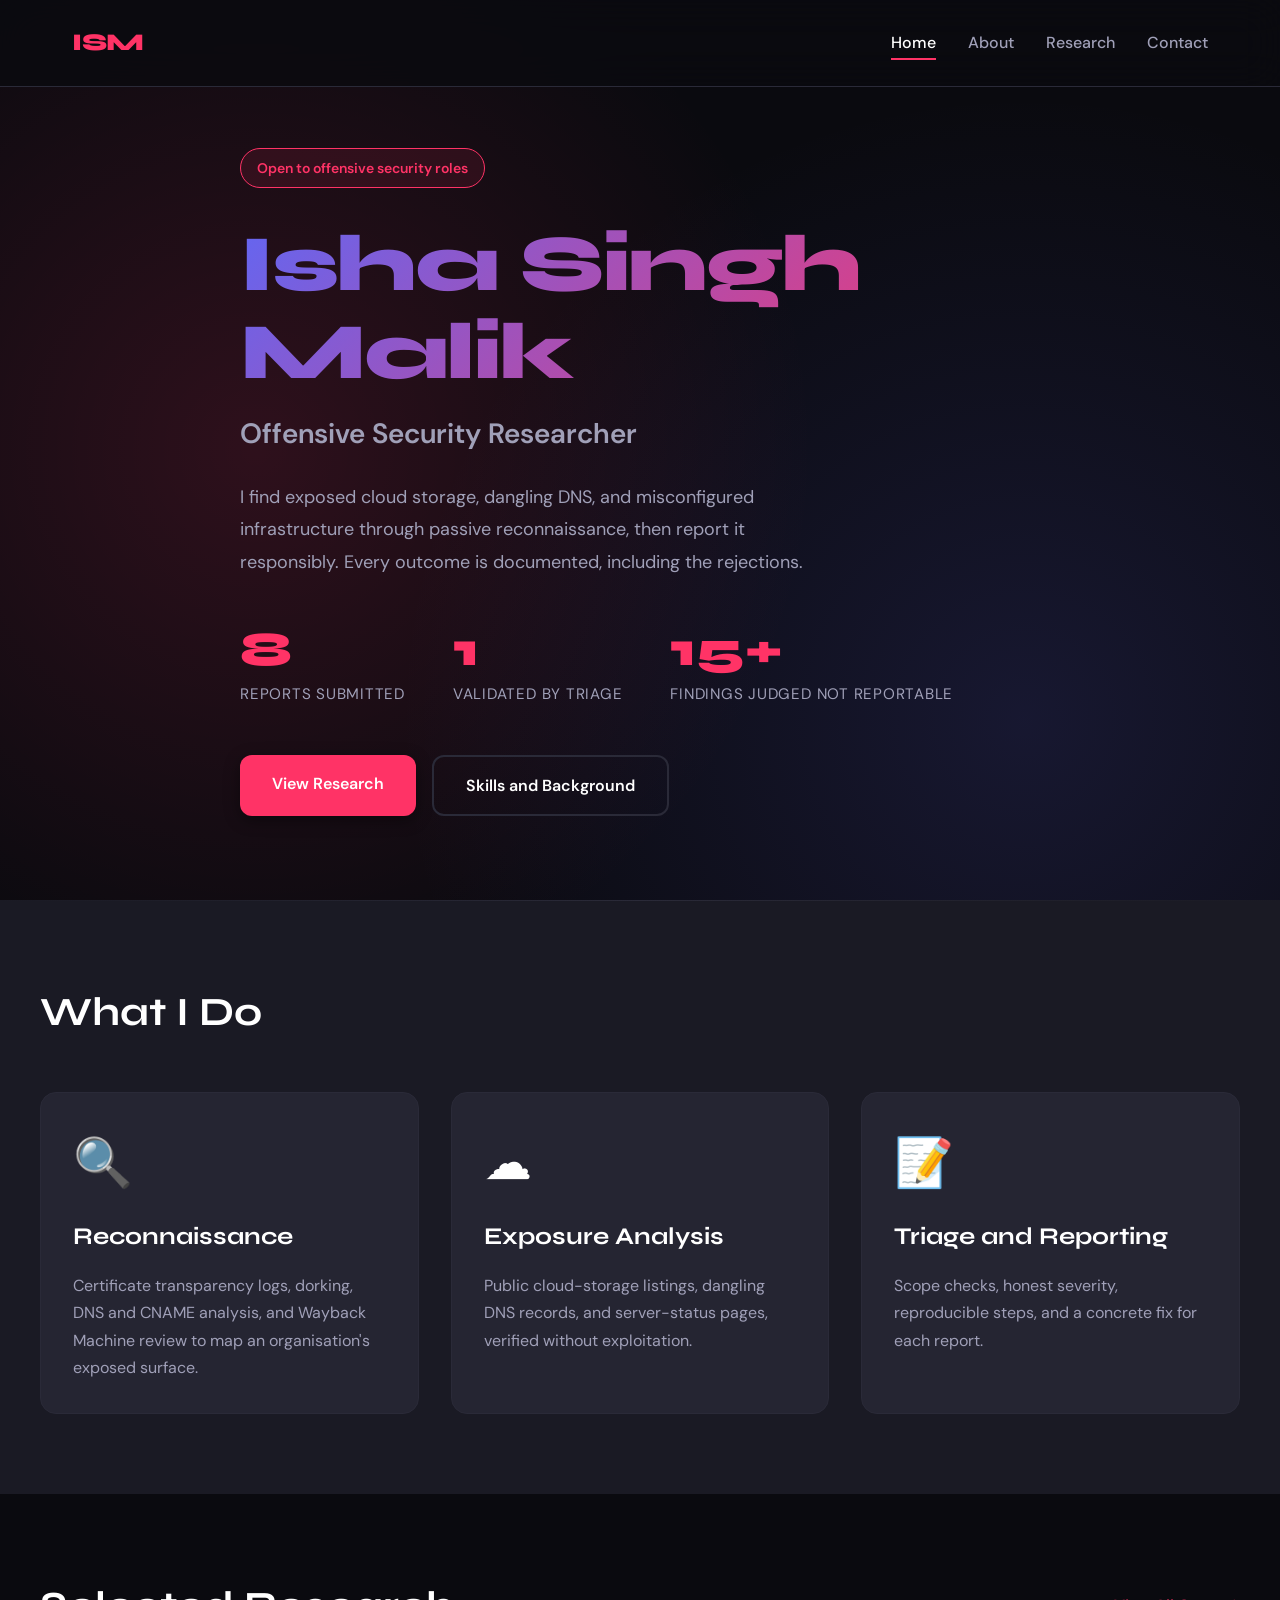
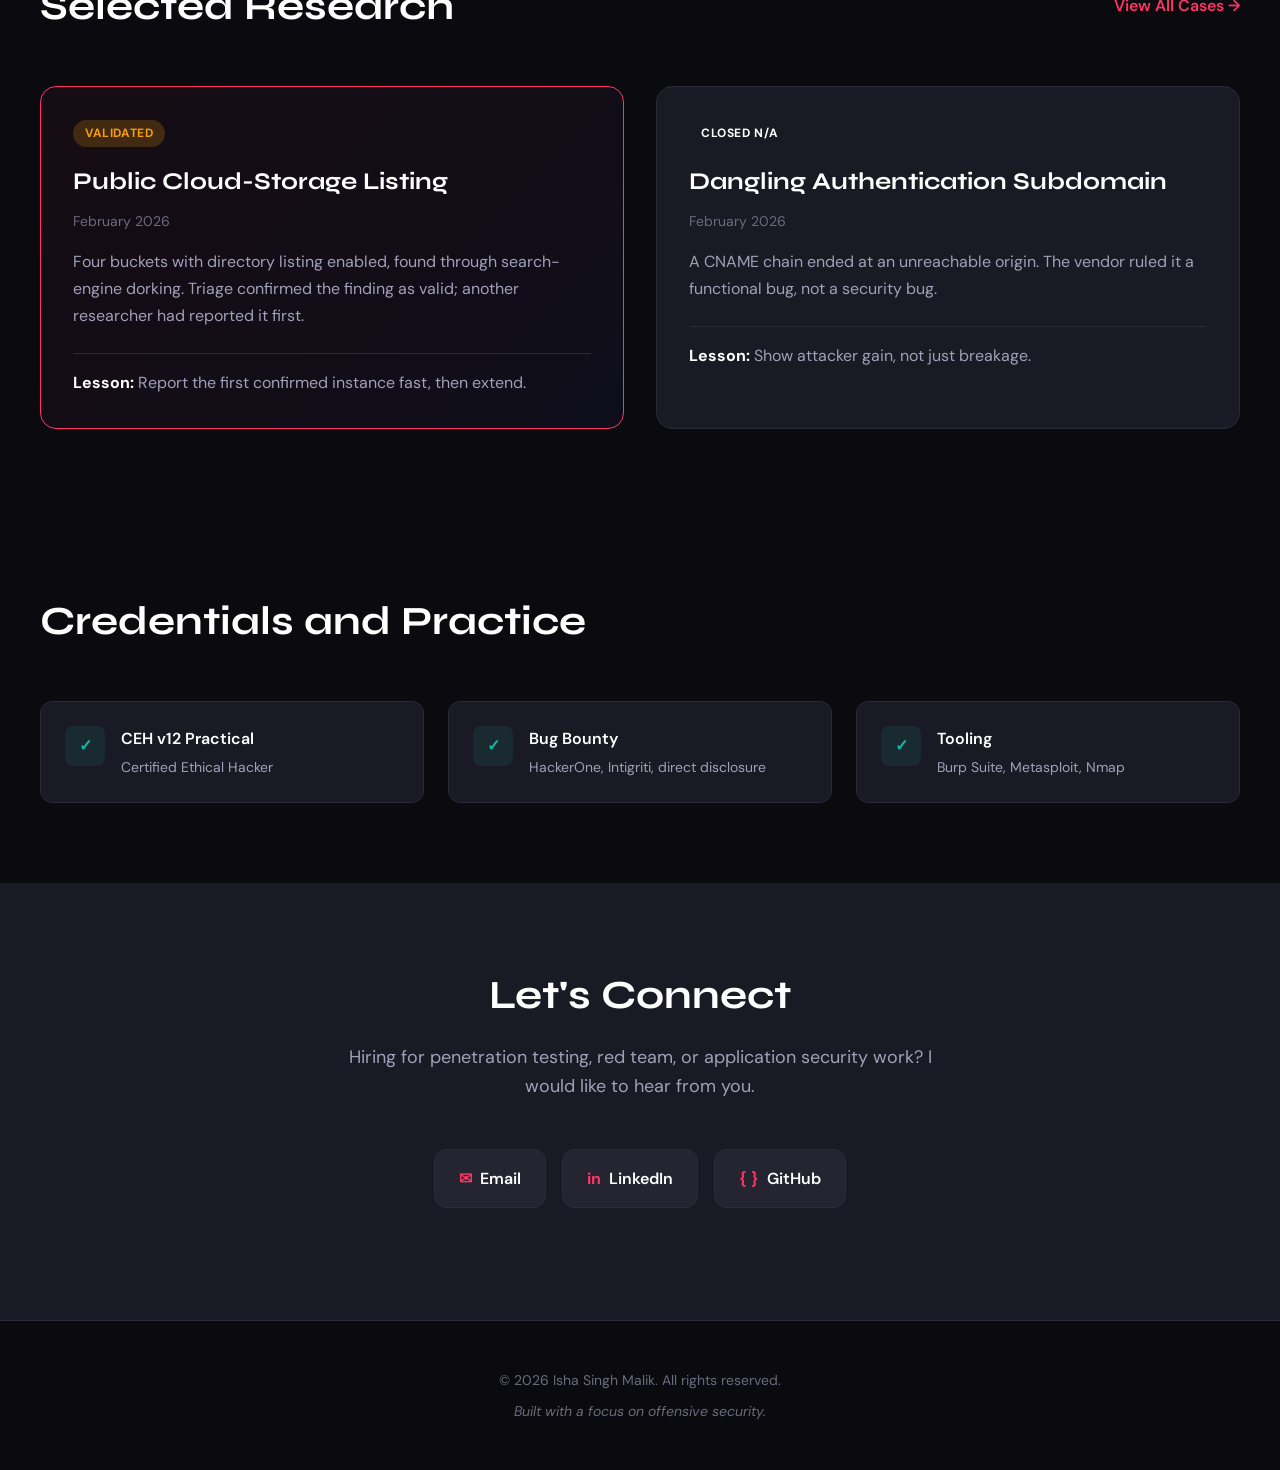
<file: index.html>
<!DOCTYPE html>
<html lang="en">
<head>
    <meta charset="UTF-8">
    <meta name="viewport" content="width=device-width, initial-scale=1.0">
    <title>Isha Singh Malik - Offensive Security Researcher</title>
    <link rel="stylesheet" href="style.css">
    <link rel="preconnect" href="https://fonts.googleapis.com">
    <link rel="preconnect" href="https://fonts.gstatic.com" crossorigin>
    <link href="https://fonts.googleapis.com/css2?family=Syne:wght@400;600;700;800&family=DM+Sans:wght@400;500;700&display=swap" rel="stylesheet">
</head>
<body>
    <!-- Navigation -->
    <nav class="nav">
        <div class="nav-container">
            <a href="index.html" class="nav-logo">ISM</a>
            <div class="nav-links">
                <a href="index.html" class="nav-link active">Home</a>
                <a href="about.html" class="nav-link">About</a>
                <a href="research.html" class="nav-link">Research</a>
                <a href="#contact" class="nav-link">Contact</a>
            </div>
        </div>
    </nav>

    <!-- Hero Section -->
    <section class="hero">
        <div class="hero-bg"></div>
        <div class="container hero-content">
            <div class="hero-badge">Open to offensive security roles</div>
            <h1 class="hero-title">
                <span class="hero-title-line">Isha Singh Malik</span>
            </h1>
            <p class="hero-subtitle">Offensive Security Researcher</p>
            <p class="hero-description">
                I find exposed cloud storage, dangling DNS, and misconfigured infrastructure through passive reconnaissance, then report it responsibly. Every outcome is documented, including the rejections.
            </p>
            <div class="hero-stats">
                <div class="stat"><div class="stat-number">8</div><div class="stat-label">Reports Submitted</div></div>
                <div class="stat"><div class="stat-number">1</div><div class="stat-label">Validated by Triage</div></div>
                <div class="stat"><div class="stat-number">15+</div><div class="stat-label">Findings Judged Not Reportable</div></div>
            </div>
            <div class="hero-cta">
                <a href="research.html" class="btn btn-primary">View Research</a>
                <a href="about.html" class="btn btn-secondary">Skills and Background</a>
            </div>
        </div>
    </section>

    <!-- Quick About -->
    <section class="quick-about">
        <div class="container">
            <div class="section-header"><h2 class="section-title">What I Do</h2></div>
            <div class="quick-about-grid">
                <div class="quick-about-card">
                    <div class="card-icon">🔍</div>
                    <h3>Reconnaissance</h3>
                    <p>Certificate transparency logs, dorking, DNS and CNAME analysis, and Wayback Machine review to map an organisation's exposed surface.</p>
                </div>
                <div class="quick-about-card">
                    <div class="card-icon">☁</div>
                    <h3>Exposure Analysis</h3>
                    <p>Public cloud-storage listings, dangling DNS records, and server-status pages, verified without exploitation.</p>
                </div>
                <div class="quick-about-card">
                    <div class="card-icon">📝</div>
                    <h3>Triage and Reporting</h3>
                    <p>Scope checks, honest severity, reproducible steps, and a concrete fix for each report.</p>
                </div>
            </div>
        </div>
    </section>

    <!-- Recent Research Highlight -->
    <section class="research-highlight">
        <div class="container">
            <div class="section-header">
                <h2 class="section-title">Selected Research</h2>
                <a href="research.html" class="section-link">View All Cases →</a>
            </div>
            <div class="research-cards">
                <div class="research-card featured">
                    <div class="research-tag high">Validated</div>
                    <h3>Public Cloud-Storage Listing</h3>
                    <p class="research-date">February 2026</p>
                    <p class="research-description">Four buckets with directory listing enabled, found through search-engine dorking. Triage confirmed the finding as valid; another researcher had reported it first.</p>
                    <div class="research-impact">
                        <span class="impact-label">Lesson:</span>
                        <span class="impact-text">Report the first confirmed instance fast, then extend.</span>
                    </div>
                </div>
                <div class="research-card">
                    <div class="research-tag">Closed N/A</div>
                    <h3>Dangling Authentication Subdomain</h3>
                    <p class="research-date">February 2026</p>
                    <p class="research-description">A CNAME chain ended at an unreachable origin. The vendor ruled it a functional bug, not a security bug.</p>
                    <div class="research-impact">
                        <span class="impact-label">Lesson:</span>
                        <span class="impact-text">Show attacker gain, not just breakage.</span>
                    </div>
                </div>
            </div>
        </div>
    </section>

    <!-- Credentials -->
    <section class="credentials">
        <div class="container">
            <div class="section-header"><h2 class="section-title">Credentials and Practice</h2></div>
            <div class="credentials-grid">
                <div class="credential-item"><div class="credential-icon">✓</div><div class="credential-content"><h4>CEH v12 Practical</h4><p>Certified Ethical Hacker</p></div></div>
                <div class="credential-item"><div class="credential-icon">✓</div><div class="credential-content"><h4>Bug Bounty</h4><p>HackerOne, Intigriti, direct disclosure</p></div></div>
                <div class="credential-item"><div class="credential-icon">✓</div><div class="credential-content"><h4>Tooling</h4><p>Burp Suite, Metasploit, Nmap</p></div></div>
            </div>
        </div>
    </section>

    <!-- Contact Section -->
    <section class="contact" id="contact">
        <div class="container">
            <div class="contact-content">
                <h2 class="contact-title">Let's Connect</h2>
                <p class="contact-description">Hiring for penetration testing, red team, or application security work? I would like to hear from you.</p>
                
                <!-- EDIT THIS: Add your actual contact details when ready -->
                <div class="contact-links">
                    <a href="mailto:ishamalik2427@gmail.com" class="contact-link" target="_blank">
                        <span class="contact-icon">✉</span>
                        <span>Email</span>
                    </a>
                    <a href="https://linkedin.com/in/ishasinghmalik/" class="contact-link" target="_blank">
                        <span class="contact-icon">in</span>
                        <span>LinkedIn</span>
                    </a>
                    <a href="https://github.com/isha-singhMalik" class="contact-link" target="_blank">
                        <span class="contact-icon">{ }</span>
                        <span>GitHub</span>
                    </a>
                </div>
            </div>
        </div>
    </section>

    <!-- Footer -->
    <footer class="footer">
        <div class="container">
            <p>&copy; 2026 Isha Singh Malik. All rights reserved.</p>
            <p class="footer-note">Built with a focus on offensive security.</p>
        </div>
    </footer>

    <script src="script.js"></script>
</body>
</html>
</file>
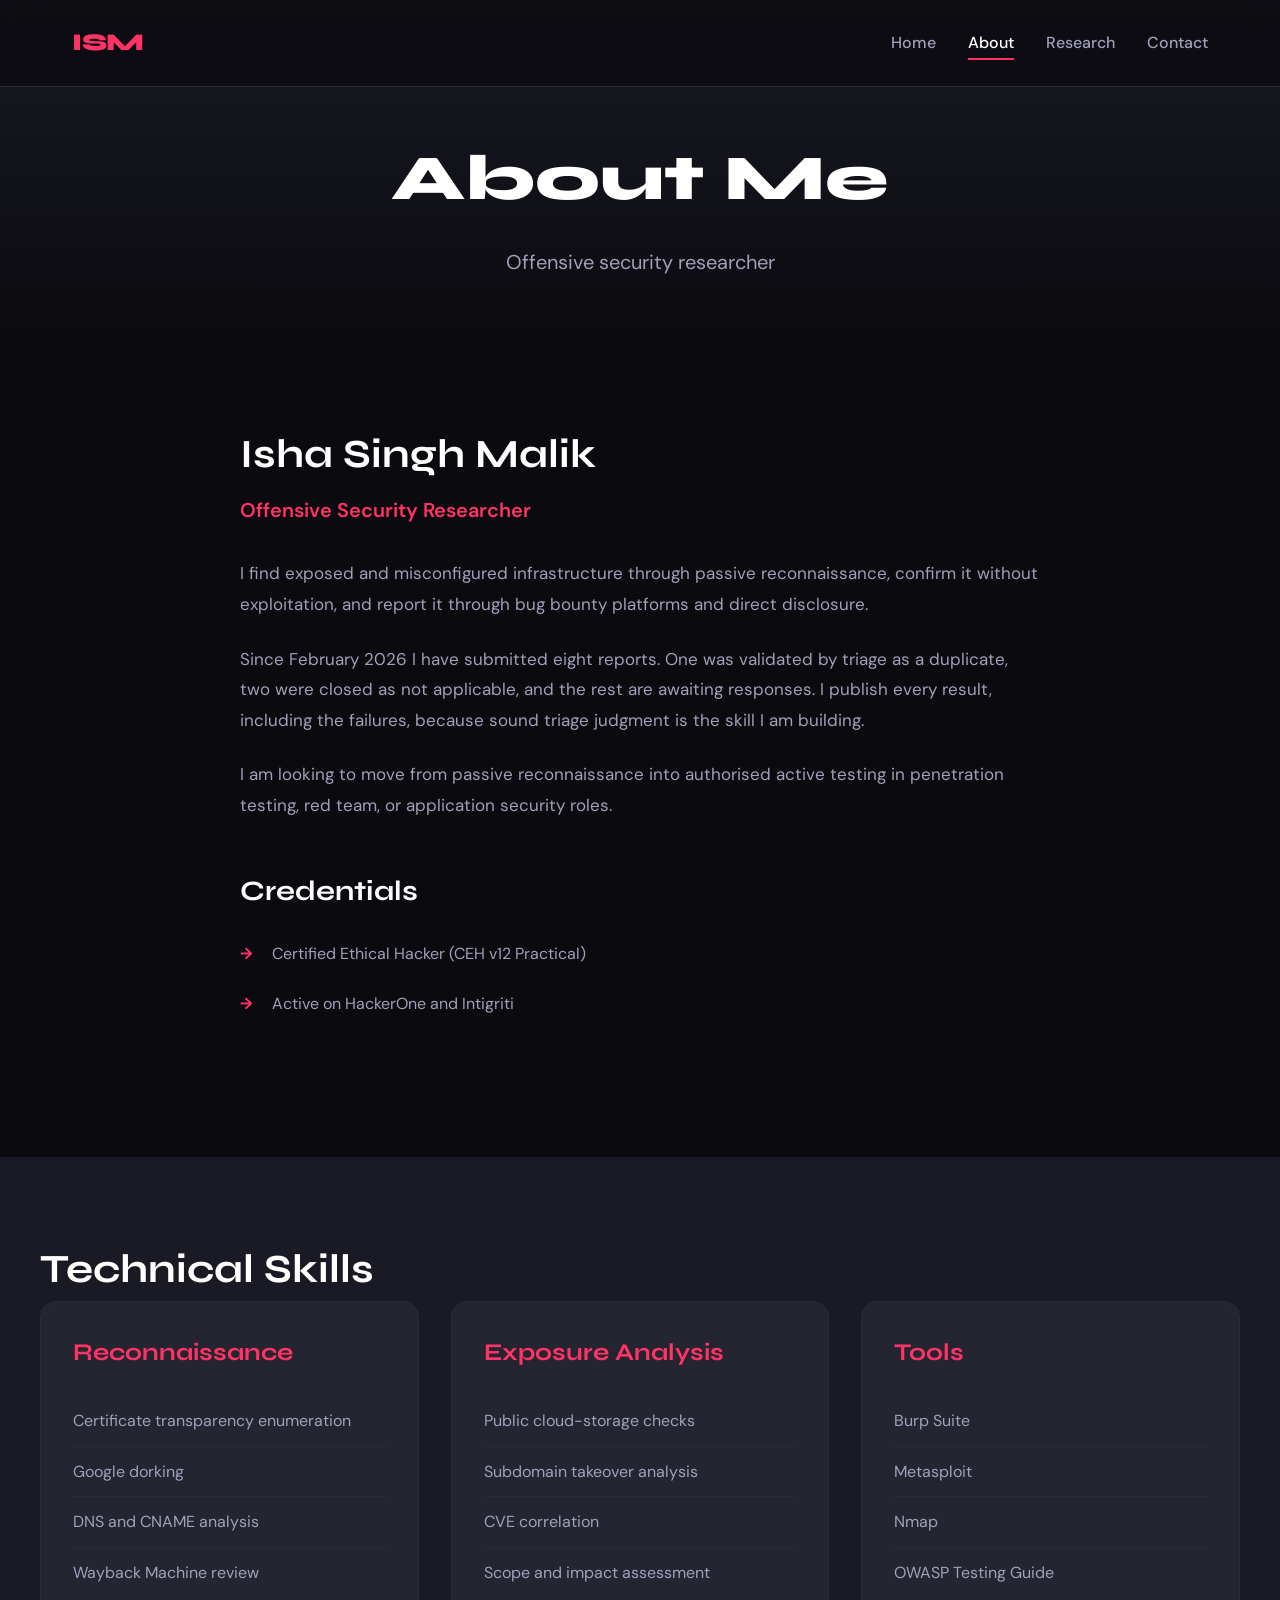
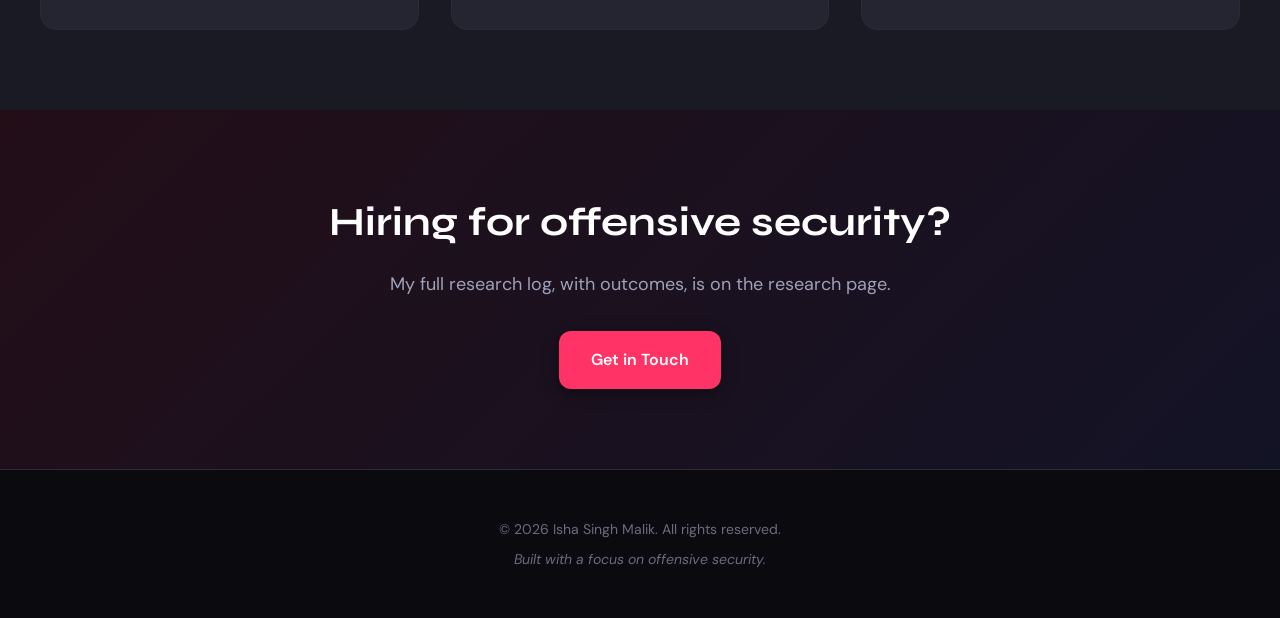
<file: about.html>
<!DOCTYPE html>
<html lang="en">
<head>
    <meta charset="UTF-8">
    <meta name="viewport" content="width=device-width, initial-scale=1.0">
    <title>About - Isha Singh Malik</title>
    <link rel="stylesheet" href="style.css">
    <link rel="preconnect" href="https://fonts.googleapis.com">
    <link rel="preconnect" href="https://fonts.gstatic.com" crossorigin>
    <link href="https://fonts.googleapis.com/css2?family=Syne:wght@400;600;700;800&family=DM+Sans:wght@400;500;700&display=swap" rel="stylesheet">
</head>
<body>
    <!-- Navigation -->
    <nav class="nav">
        <div class="nav-container">
            <a href="index.html" class="nav-logo">ISM</a>
            <div class="nav-links">
                <a href="index.html" class="nav-link">Home</a>
                <a href="about.html" class="nav-link active">About</a>
                <a href="research.html" class="nav-link">Research</a>
                <a href="index.html#contact" class="nav-link">Contact</a>
            </div>
        </div>
    </nav>

    <!-- About Hero -->
    <section class="page-hero">
        <div class="container">
            <h1 class="page-title">About Me</h1>
            <p class="page-subtitle">Offensive security researcher</p>
        </div>
    </section>

    <section class="about-content">
        <div class="container">
            <div class="about-main">
                <h2>Isha Singh Malik</h2>
                <h3 class="about-tagline">Offensive Security Researcher</h3>
                <div class="about-text">
                    <p>I find exposed and misconfigured infrastructure through passive reconnaissance, confirm it without exploitation, and report it through bug bounty platforms and direct disclosure.</p>
                    <p>Since February 2026 I have submitted eight reports. One was validated by triage as a duplicate, two were closed as not applicable, and the rest are awaiting responses. I publish every result, including the failures, because sound triage judgment is the skill I am building.</p>
                    <p>I am looking to move from passive reconnaissance into authorised active testing in penetration testing, red team, or application security roles.</p>
                </div>
                <div class="about-highlights">
                    <h3>Credentials</h3>
                    <ul class="about-list">
                        <li>Certified Ethical Hacker (CEH v12 Practical)</li>
                        <li>Active on HackerOne and Intigriti</li>
                    </ul>
                </div>
            </div>
        </div>
    </section>

    <section class="skills-section">
        <div class="container">
            <h2 class="section-title">Technical Skills</h2>
            <div class="skills-grid">
                <div class="skill-category"><h3>Reconnaissance</h3><ul>
                    <li>Certificate transparency enumeration</li><li>Google dorking</li><li>DNS and CNAME analysis</li><li>Wayback Machine review</li></ul></div>
                <div class="skill-category"><h3>Exposure Analysis</h3><ul>
                    <li>Public cloud-storage checks</li><li>Subdomain takeover analysis</li><li>CVE correlation</li><li>Scope and impact assessment</li></ul></div>
                <div class="skill-category"><h3>Tools</h3><ul>
                    <li>Burp Suite</li><li>Metasploit</li><li>Nmap</li><li>OWASP Testing Guide</li></ul></div>
            </div>
        </div>
    </section>

    <section class="cta-section">
        <div class="container">
            <div class="cta-content">
                <h2>Hiring for offensive security?</h2>
                <p>My full research log, with outcomes, is on the research page.</p>
                <a href="index.html#contact" class="btn btn-primary">Get in Touch</a>
            </div>
        </div>
    </section>

    <!-- Footer -->
    <footer class="footer">
        <div class="container">
            <p>&copy; 2026 Isha Singh Malik. All rights reserved.</p>
            <p class="footer-note">Built with a focus on offensive security.</p>
        </div>
    </footer>

    <script src="script.js"></script>
</body>
</html>
</file>
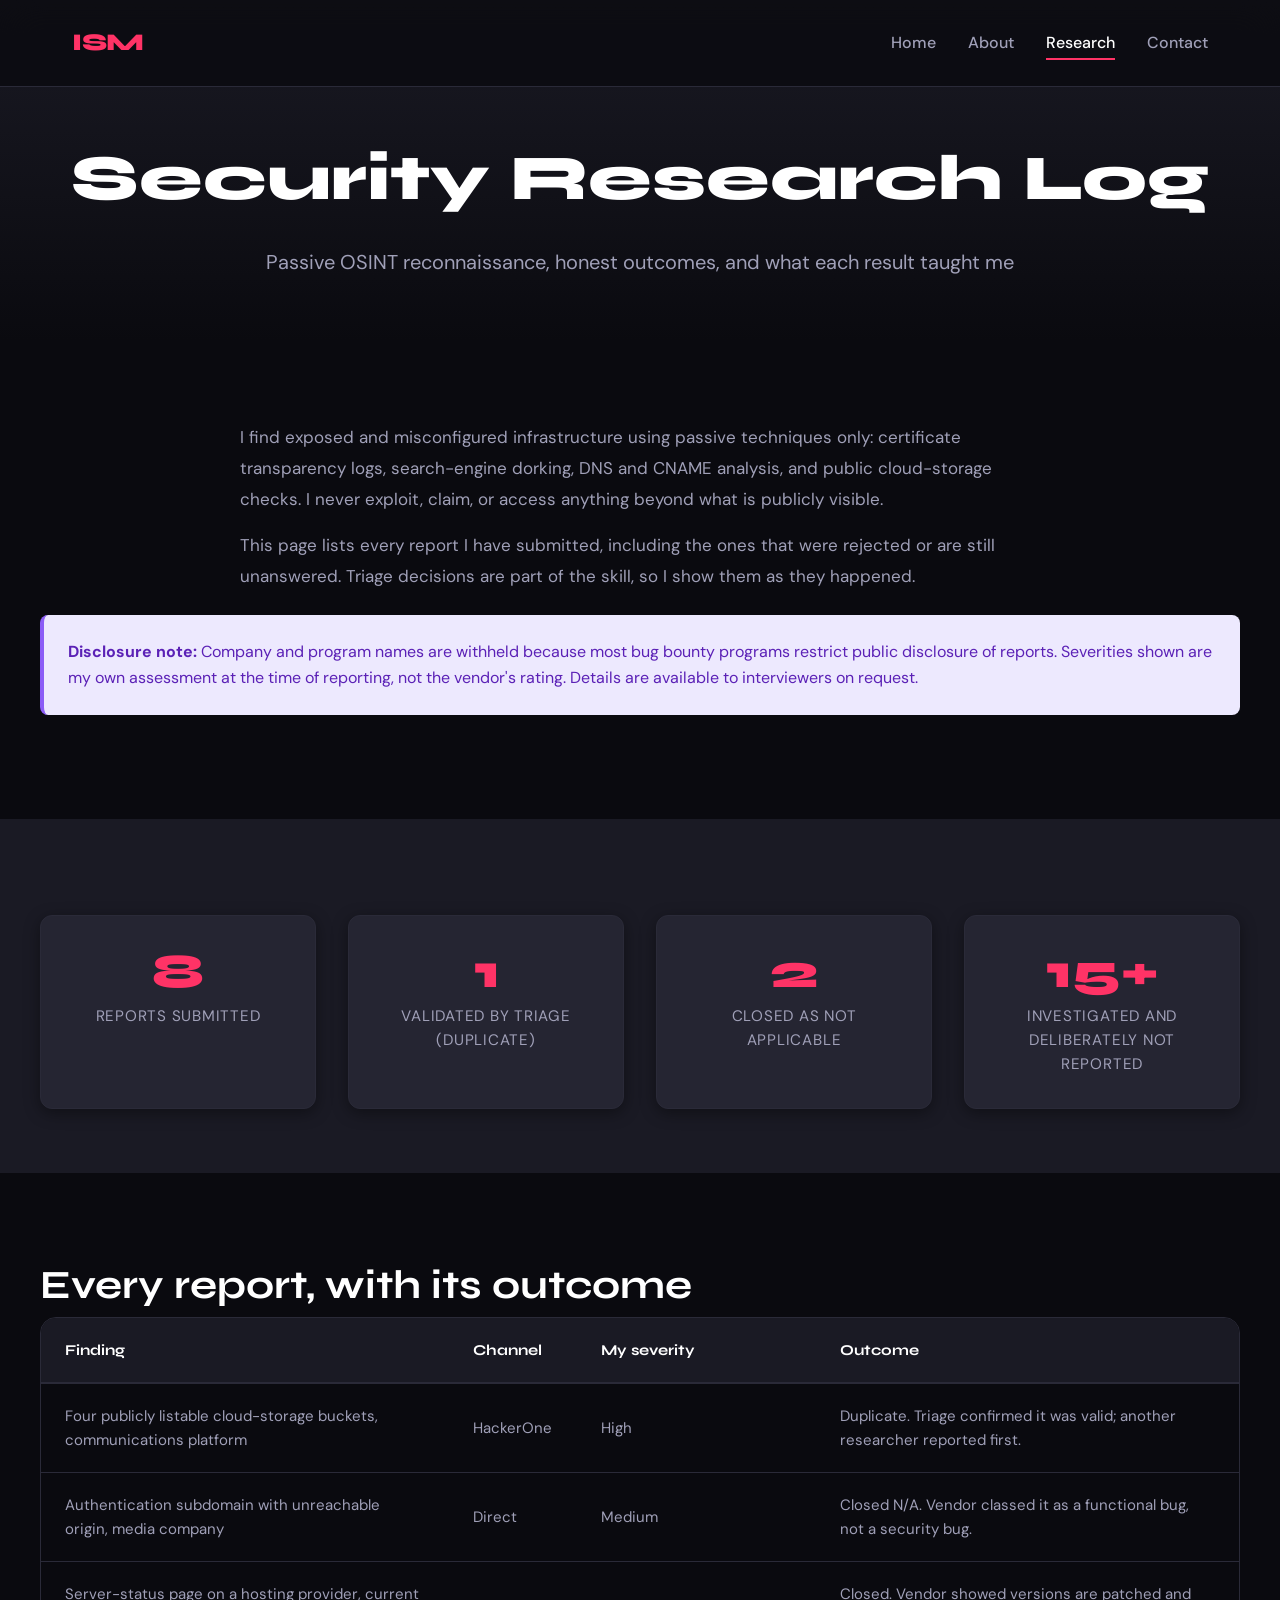
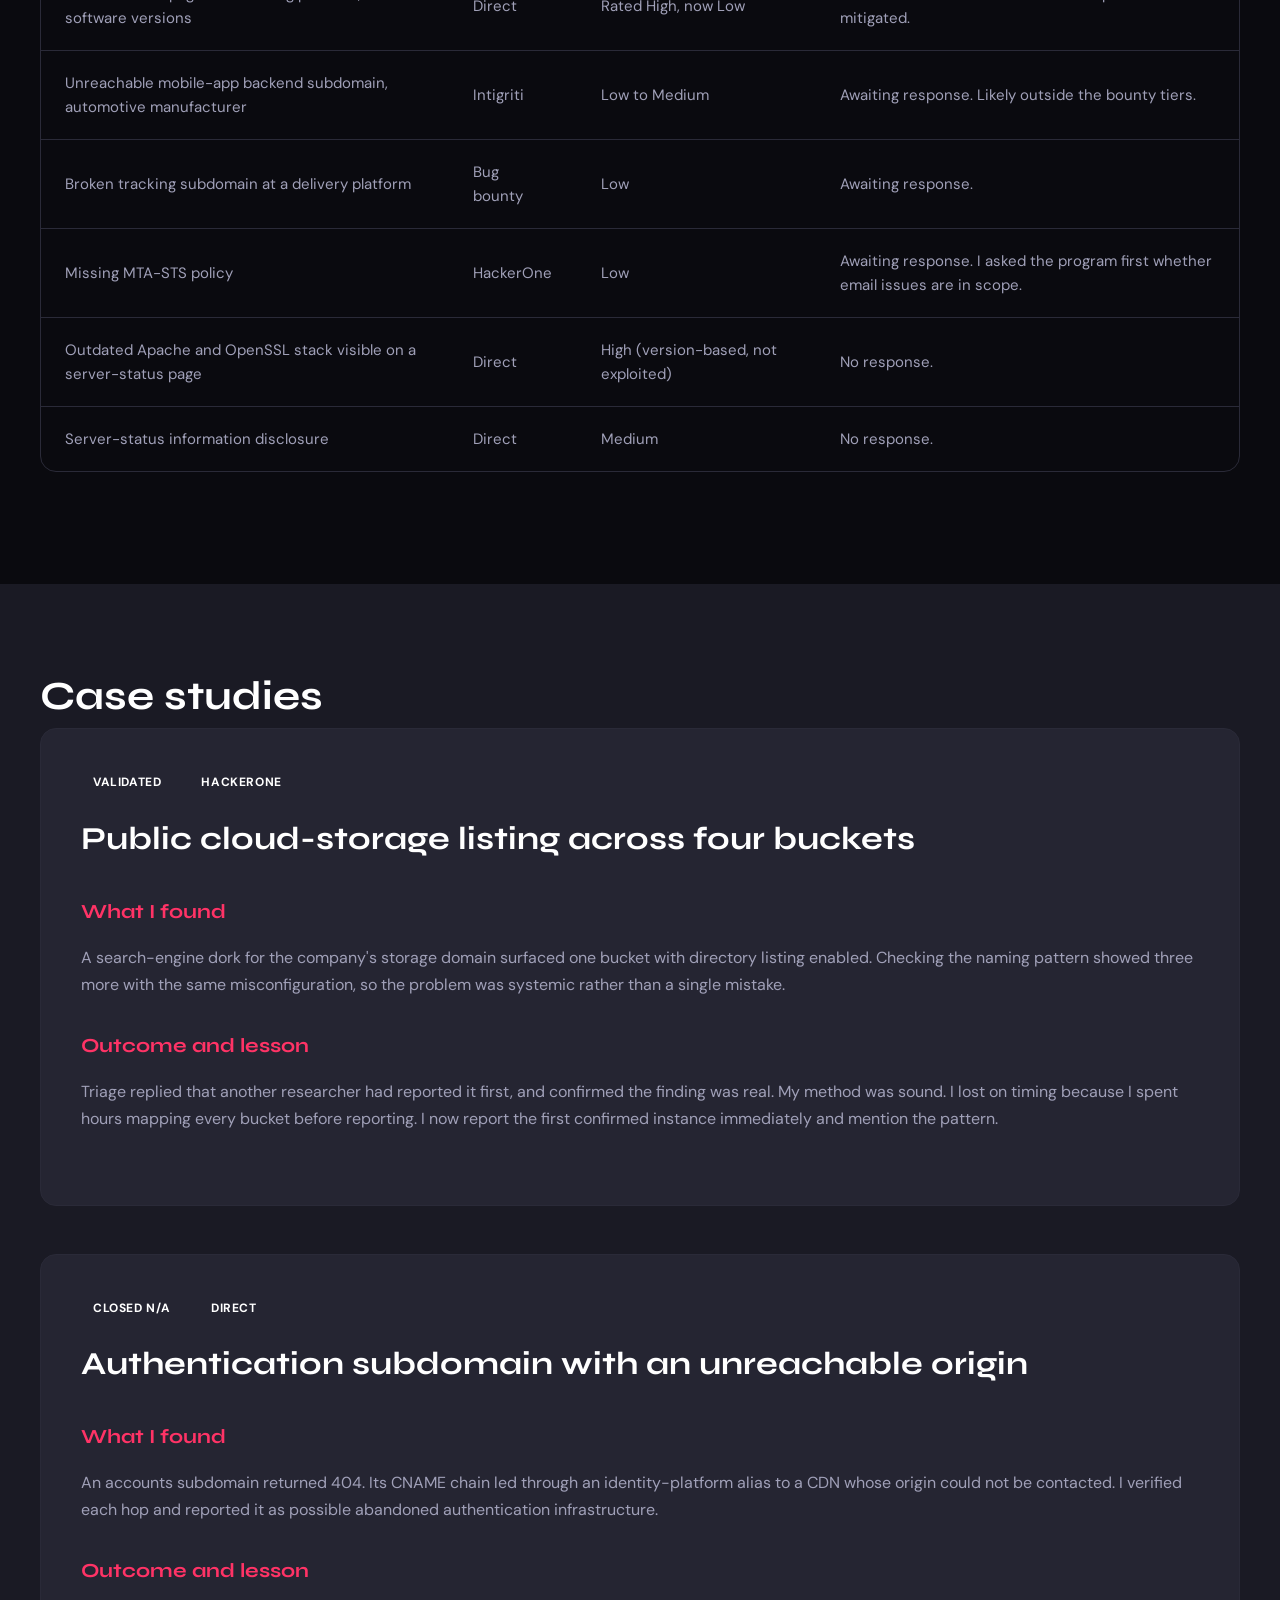
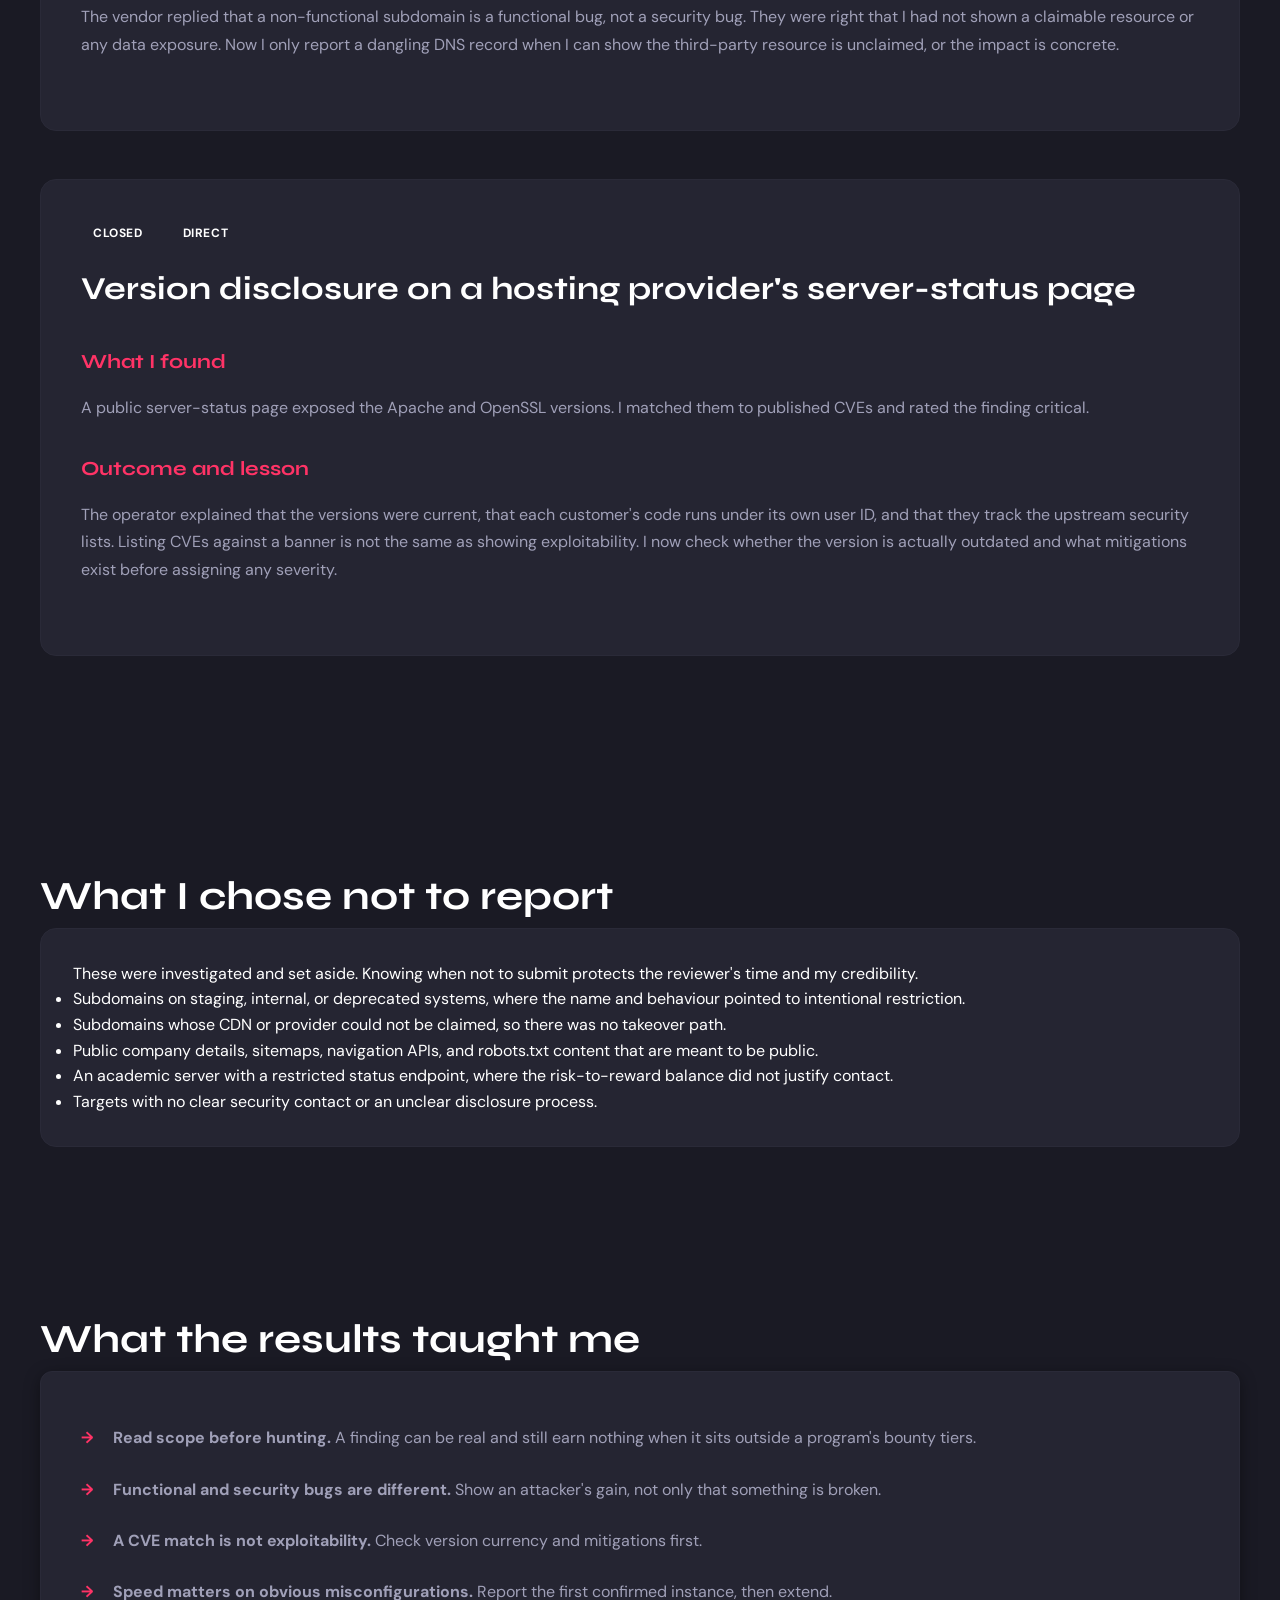
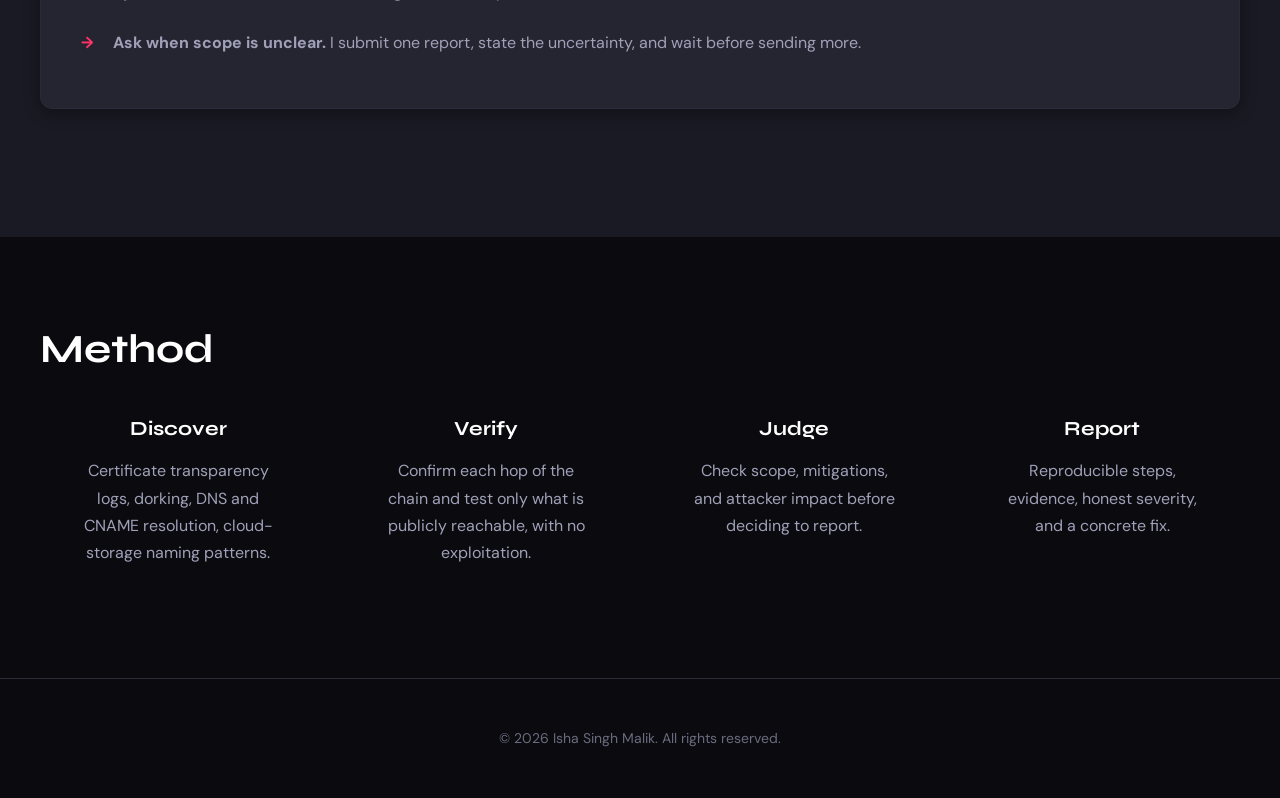
<file: research.html>
<!DOCTYPE html>
<html lang="en">
<head>
    <meta charset="UTF-8">
    <meta name="viewport" content="width=device-width, initial-scale=1.0">
    <title>Research - Isha Singh Malik</title>
    <link rel="stylesheet" href="style.css">
    <link rel="preconnect" href="https://fonts.googleapis.com">
    <link rel="preconnect" href="https://fonts.gstatic.com" crossorigin>
    <link href="https://fonts.googleapis.com/css2?family=Syne:wght@400;600;700;800&family=DM+Sans:wght@400;500;700&display=swap" rel="stylesheet">
</head>
<body>
    <nav class="nav">
        <div class="nav-container">
            <a href="index.html" class="nav-logo">ISM</a>
            <div class="nav-links">
                <a href="index.html" class="nav-link">Home</a>
                <a href="about.html" class="nav-link">About</a>
                <a href="research.html" class="nav-link active">Research</a>
                <a href="index.html#contact" class="nav-link">Contact</a>
            </div>
        </div>
    </nav>

    <section class="page-hero">
        <div class="container">
            <h1 class="page-title">Security Research Log</h1>
            <p class="page-subtitle">Passive OSINT reconnaissance, honest outcomes, and what each result taught me</p>
        </div>
    </section>

    <section class="research-intro">
        <div class="container">
            <div class="intro-text">
                <p>I find exposed and misconfigured infrastructure using passive techniques only: certificate transparency logs, search-engine dorking, DNS and CNAME analysis, and public cloud-storage checks. I never exploit, claim, or access anything beyond what is publicly visible.</p>
                <p>This page lists every report I have submitted, including the ones that were rejected or are still unanswered. Triage decisions are part of the skill, so I show them as they happened.</p>
            </div>
            <div class="status-box informational">
                <strong>Disclosure note:</strong> Company and program names are withheld because most bug bounty programs restrict public disclosure of reports. Severities shown are my own assessment at the time of reporting, not the vendor's rating. Details are available to interviewers on request.
            </div>
        </div>
    </section>

    <section class="stats-section">
        <div class="container">
            <div class="stats-grid">
                <div class="stat-card"><div class="stat-number">8</div><div class="stat-label">Reports submitted</div></div>
                <div class="stat-card"><div class="stat-number">1</div><div class="stat-label">Validated by triage (duplicate)</div></div>
                <div class="stat-card"><div class="stat-number">2</div><div class="stat-label">Closed as not applicable</div></div>
                <div class="stat-card"><div class="stat-number">15+</div><div class="stat-label">Investigated and deliberately not reported</div></div>
            </div>
        </div>
    </section>

    <section class="cve-section">
        <div class="container">
            <h2 class="section-title">Every report, with its outcome</h2>
            <div class="cve-table-wrapper">
                <table class="cve-table">
                    <thead>
                        <tr><th>Finding</th><th>Channel</th><th>My severity</th><th>Outcome</th></tr>
                    </thead>
                    <tbody>
                        <tr><td>Four publicly listable cloud-storage buckets, communications platform</td><td>HackerOne</td><td>High</td><td>Duplicate. Triage confirmed it was valid; another researcher reported first.</td></tr>
                        <tr><td>Authentication subdomain with unreachable origin, media company</td><td>Direct</td><td>Medium</td><td>Closed N/A. Vendor classed it as a functional bug, not a security bug.</td></tr>
                        <tr><td>Server-status page on a hosting provider, current software versions</td><td>Direct</td><td>Rated High, now Low</td><td>Closed. Vendor showed versions are patched and mitigated.</td></tr>
                        <tr><td>Unreachable mobile-app backend subdomain, automotive manufacturer</td><td>Intigriti</td><td>Low to Medium</td><td>Awaiting response. Likely outside the bounty tiers.</td></tr>
                        <tr><td>Broken tracking subdomain at a delivery platform</td><td>Bug bounty</td><td>Low</td><td>Awaiting response.</td></tr>
                        <tr><td>Missing MTA-STS policy</td><td>HackerOne</td><td>Low</td><td>Awaiting response. I asked the program first whether email issues are in scope.</td></tr>
                        <tr><td>Outdated Apache and OpenSSL stack visible on a server-status page</td><td>Direct</td><td>High (version-based, not exploited)</td><td>No response.</td></tr>
                        <tr><td>Server-status information disclosure</td><td>Direct</td><td>Medium</td><td>No response.</td></tr>
                    </tbody>
                </table>
            </div>
        </div>
    </section>

    <section class="research-details">
        <div class="container">
            <h2 class="section-title">Case studies</h2>

            <div class="case-study">
                <div class="case-header">
                    <div class="case-meta"><span class="case-tag high">Validated</span><span class="case-tag">HackerOne</span></div>
                    <h3 class="case-title">Public cloud-storage listing across four buckets</h3>
                </div>
                <div class="case-content">
                    <div class="case-section">
                        <h4>What I found</h4>
                        <p>A search-engine dork for the company's storage domain surfaced one bucket with directory listing enabled. Checking the naming pattern showed three more with the same misconfiguration, so the problem was systemic rather than a single mistake.</p>
                    </div>
                    <div class="case-section">
                        <h4>Outcome and lesson</h4>
                        <p>Triage replied that another researcher had reported it first, and confirmed the finding was real. My method was sound. I lost on timing because I spent hours mapping every bucket before reporting. I now report the first confirmed instance immediately and mention the pattern.</p>
                    </div>
                </div>
            </div>

            <div class="case-study">
                <div class="case-header">
                    <div class="case-meta"><span class="case-tag">Closed N/A</span><span class="case-tag">Direct</span></div>
                    <h3 class="case-title">Authentication subdomain with an unreachable origin</h3>
                </div>
                <div class="case-content">
                    <div class="case-section">
                        <h4>What I found</h4>
                        <p>An accounts subdomain returned 404. Its CNAME chain led through an identity-platform alias to a CDN whose origin could not be contacted. I verified each hop and reported it as possible abandoned authentication infrastructure.</p>
                    </div>
                    <div class="case-section">
                        <h4>Outcome and lesson</h4>
                        <p>The vendor replied that a non-functional subdomain is a functional bug, not a security bug. They were right that I had not shown a claimable resource or any data exposure. Now I only report a dangling DNS record when I can show the third-party resource is unclaimed, or the impact is concrete.</p>
                    </div>
                </div>
            </div>

            <div class="case-study">
                <div class="case-header">
                    <div class="case-meta"><span class="case-tag">Closed</span><span class="case-tag">Direct</span></div>
                    <h3 class="case-title">Version disclosure on a hosting provider's server-status page</h3>
                </div>
                <div class="case-content">
                    <div class="case-section">
                        <h4>What I found</h4>
                        <p>A public server-status page exposed the Apache and OpenSSL versions. I matched them to published CVEs and rated the finding critical.</p>
                    </div>
                    <div class="case-section">
                        <h4>Outcome and lesson</h4>
                        <p>The operator explained that the versions were current, that each customer's code runs under its own user ID, and that they track the upstream security lists. Listing CVEs against a banner is not the same as showing exploitability. I now check whether the version is actually outdated and what mitigations exist before assigning any severity.</p>
                    </div>
                </div>
            </div>
        </div>
    </section>

    <section class="research-details research-alternate">
        <div class="container">
            <h2 class="section-title">What I chose not to report</h2>
            <div class="finding-card">
                <p>These were investigated and set aside. Knowing when not to submit protects the reviewer's time and my credibility.</p>
                <ul>
                    <li>Subdomains on staging, internal, or deprecated systems, where the name and behaviour pointed to intentional restriction.</li>
                    <li>Subdomains whose CDN or provider could not be claimed, so there was no takeover path.</li>
                    <li>Public company details, sitemaps, navigation APIs, and robots.txt content that are meant to be public.</li>
                    <li>An academic server with a restricted status endpoint, where the risk-to-reward balance did not justify contact.</li>
                    <li>Targets with no clear security contact or an unclear disclosure process.</li>
                </ul>
            </div>
        </div>
    </section>

    <section class="research-details">
        <div class="container">
            <h2 class="section-title">What the results taught me</h2>
            <div class="philosophy-box">
                <ul class="philosophy-list">
                    <li><strong>Read scope before hunting.</strong> A finding can be real and still earn nothing when it sits outside a program's bounty tiers.</li>
                    <li><strong>Functional and security bugs are different.</strong> Show an attacker's gain, not only that something is broken.</li>
                    <li><strong>A CVE match is not exploitability.</strong> Check version currency and mitigations first.</li>
                    <li><strong>Speed matters on obvious misconfigurations.</strong> Report the first confirmed instance, then extend.</li>
                    <li><strong>Ask when scope is unclear.</strong> I submit one report, state the uncertainty, and wait before sending more.</li>
                </ul>
            </div>
        </div>
    </section>

    <section class="methodology-section">
        <div class="container">
            <h2 class="section-title">Method</h2>
            <div class="methodology-grid">
                <div class="methodology-step"><h3>Discover</h3><p>Certificate transparency logs, dorking, DNS and CNAME resolution, cloud-storage naming patterns.</p></div>
                <div class="methodology-step"><h3>Verify</h3><p>Confirm each hop of the chain and test only what is publicly reachable, with no exploitation.</p></div>
                <div class="methodology-step"><h3>Judge</h3><p>Check scope, mitigations, and attacker impact before deciding to report.</p></div>
                <div class="methodology-step"><h3>Report</h3><p>Reproducible steps, evidence, honest severity, and a concrete fix.</p></div>
            </div>
        </div>
    </section>

    <footer class="footer">
        <div class="container">
            <p>&copy; 2026 Isha Singh Malik. All rights reserved.</p>
        </div>
    </footer>

    <script src="script.js"></script>
</body>
</html>
</file>
<file: style.css>
/* ============================================
   SECURITY PORTFOLIO - MODERN & BOLD DESIGN
   For: Isha Singh Malik
   ============================================ */

/* CSS Variables */
:root {
    /* Color Palette - Energetic & Professional */
    --primary: #FF3366;
    --primary-dark: #E6004C;
    --secondary: #6366F1;
    --accent: #14B8A6;
    --background: #0A0A0F;
    --surface: #1A1A24;
    --surface-light: #252532;
    --text-primary: #FFFFFF;
    --text-secondary: #A0A0B8;
    --text-muted: #6B6B7F;
    --border: #2A2A38;
    --success: #10B981;
    --warning: #F59E0B;
    --critical: #EF4444;
    
    /* Typography */
    --font-display: 'Syne', sans-serif;
    --font-body: 'DM Sans', sans-serif;
    
    /* Spacing */
    --spacing-xs: 0.5rem;
    --spacing-sm: 1rem;
    --spacing-md: 1.5rem;
    --spacing-lg: 2rem;
    --spacing-xl: 3rem;
    --spacing-2xl: 4rem;
    --spacing-3xl: 6rem;
    
    /* Effects */
    --shadow-sm: 0 2px 8px rgba(0, 0, 0, 0.3);
    --shadow-md: 0 4px 16px rgba(0, 0, 0, 0.4);
    --shadow-lg: 0 8px 32px rgba(0, 0, 0, 0.5);
    --shadow-glow: 0 0 20px rgba(255, 51, 102, 0.3);
    
    /* Transitions */
    --transition-fast: 150ms ease;
    --transition-base: 250ms ease;
    --transition-slow: 400ms ease;
}

/* ============================================
   RESET & BASE STYLES
   ============================================ */

* {
    margin: 0;
    padding: 0;
    box-sizing: border-box;
}

html {
    scroll-behavior: smooth;
}

body {
    font-family: var(--font-body);
    background: var(--background);
    color: var(--text-primary);
    line-height: 1.6;
    overflow-x: hidden;
}

/* ============================================
   NAVIGATION
   ============================================ */

.nav {
    position: fixed;
    top: 0;
    left: 0;
    right: 0;
    z-index: 1000;
    background: rgba(10, 10, 15, 0.8);
    backdrop-filter: blur(20px);
    border-bottom: 1px solid var(--border);
    animation: slideDown 0.6s ease;
}

@keyframes slideDown {
    from {
        transform: translateY(-100%);
        opacity: 0;
    }
    to {
        transform: translateY(0);
        opacity: 1;
    }
}

.nav-container {
    max-width: 1200px;
    margin: 0 auto;
    padding: 1.5rem 2rem;
    display: flex;
    justify-content: space-between;
    align-items: center;
}

.nav-logo {
    font-family: var(--font-display);
    font-size: 1.5rem;
    font-weight: 800;
    color: var(--primary);
    text-decoration: none;
    letter-spacing: -0.02em;
    transition: var(--transition-base);
}

.nav-logo:hover {
    color: var(--text-primary);
    text-shadow: var(--shadow-glow);
}

.nav-links {
    display: flex;
    gap: 2rem;
}

.nav-link {
    color: var(--text-secondary);
    text-decoration: none;
    font-weight: 500;
    transition: var(--transition-base);
    position: relative;
}

.nav-link::after {
    content: '';
    position: absolute;
    bottom: -4px;
    left: 0;
    width: 0;
    height: 2px;
    background: var(--primary);
    transition: var(--transition-base);
}

.nav-link:hover,
.nav-link.active {
    color: var(--text-primary);
}

.nav-link:hover::after,
.nav-link.active::after {
    width: 100%;
}

/* ============================================
   HERO SECTION
   ============================================ */

.hero {
    position: relative;
    min-height: 100vh;
    display: flex;
    align-items: center;
    padding: 8rem 2rem 4rem;
    overflow: hidden;
}

.hero-bg {
    position: absolute;
    top: 0;
    left: 0;
    right: 0;
    bottom: 0;
    background: 
        radial-gradient(circle at 20% 50%, rgba(255, 51, 102, 0.15) 0%, transparent 50%),
        radial-gradient(circle at 80% 80%, rgba(99, 102, 241, 0.15) 0%, transparent 50%);
    animation: pulse 8s ease-in-out infinite;
}

@keyframes pulse {
    0%, 100% { opacity: 0.5; }
    50% { opacity: 0.8; }
}

.container {
    max-width: 1200px;
    margin: 0 auto;
    position: relative;
    z-index: 1;
}

.hero-content {
    max-width: 800px;
}

.hero-badge {
    display: inline-block;
    padding: 0.5rem 1rem;
    background: rgba(255, 51, 102, 0.1);
    border: 1px solid var(--primary);
    border-radius: 100px;
    color: var(--primary);
    font-size: 0.875rem;
    font-weight: 600;
    margin-bottom: 2rem;
    animation: fadeInUp 0.6s ease 0.2s both;
}

@keyframes fadeInUp {
    from {
        opacity: 0;
        transform: translateY(30px);
    }
    to {
        opacity: 1;
        transform: translateY(0);
    }
}

.hero-title {
    font-family: var(--font-display);
    font-size: clamp(2.5rem, 8vw, 5rem);
    font-weight: 800;
    line-height: 1.1;
    margin-bottom: 1rem;
    letter-spacing: -0.03em;
    animation: fadeInUp 0.6s ease 0.3s both;
}

.hero-title-line {
    display: block;
    /* Method 1: Solid color fallback */
    color: #FF3366; /* Solid pink if gradient fails */
    
    /* Method 2: Gradient (if browser supports it) */
    background: linear-gradient(135deg, #FF3366 0%, #6366F1 100%);
    background: -webkit-linear-gradient(135deg, #FF3366 0%, #6366F1 100%);
    -webkit-background-clip: text;
    -moz-background-clip: text;
    background-clip: text;
    
    /* Only make transparent if gradient is supported */
    -webkit-text-fill-color: transparent;
    
    /* Ensure proper rendering */
    display: inline-block;
    position: relative;
}

/* Fallback for browsers that don't support background-clip */
@supports not (background-clip: text) {
    .hero-title-line {
        color: #FF3366 !important;
        -webkit-text-fill-color: #FF3366 !important;
        background: none !important;
    }
}

.hero-subtitle {
    font-size: clamp(1.25rem, 3vw, 1.75rem);
    font-weight: 600;
    color: var(--text-secondary);
    margin-bottom: 1.5rem;
    animation: fadeInUp 0.6s ease 0.4s both;
}

.hero-description {
    font-size: 1.125rem;
    color: var(--text-secondary);
    line-height: 1.8;
    margin-bottom: 3rem;
    max-width: 600px;
    animation: fadeInUp 0.6s ease 0.5s both;
}

.hero-stats {
    display: flex;
    gap: 3rem;
    margin-bottom: 3rem;
    animation: fadeInUp 0.6s ease 0.6s both;
}

.stat {
    text-align: left;
}

.stat-number {
    font-family: var(--font-display);
    font-size: 2.5rem;
    font-weight: 800;
    color: var(--primary);
    line-height: 1;
    margin-bottom: 0.5rem;
}

.stat-label {
    font-size: 0.875rem;
    color: var(--text-muted);
    text-transform: uppercase;
    letter-spacing: 0.05em;
}

.hero-cta {
    display: flex;
    gap: 1rem;
    flex-wrap: wrap;
    animation: fadeInUp 0.6s ease 0.7s both;
}

/* ============================================
   BUTTONS
   ============================================ */

.btn {
    display: inline-block;
    padding: 1rem 2rem;
    font-weight: 600;
    text-decoration: none;
    border-radius: 12px;
    transition: var(--transition-base);
    cursor: pointer;
    border: none;
    font-size: 1rem;
}

.btn-primary {
    background: var(--primary);
    color: white;
    box-shadow: var(--shadow-md);
}

.btn-primary:hover {
    background: var(--primary-dark);
    transform: translateY(-2px);
    box-shadow: var(--shadow-lg), var(--shadow-glow);
}

.btn-secondary {
    background: transparent;
    color: var(--text-primary);
    border: 2px solid var(--border);
}

.btn-secondary:hover {
    background: var(--surface);
    border-color: var(--primary);
    transform: translateY(-2px);
}

/* ============================================
   SECTIONS
   ============================================ */

section {
    padding: 5rem 2rem;
}

.section-header {
    display: flex;
    justify-content: space-between;
    align-items: center;
    margin-bottom: 3rem;
}

.section-title {
    font-family: var(--font-display);
    font-size: clamp(2rem, 4vw, 2.5rem);
    font-weight: 700;
    color: var(--text-primary);
}

.section-link {
    color: var(--primary);
    text-decoration: none;
    font-weight: 600;
    transition: var(--transition-base);
}

.section-link:hover {
    color: var(--text-primary);
}

/* ============================================
   QUICK ABOUT
   ============================================ */

.quick-about {
    background: var(--surface);
    position: relative;
}

.quick-about::before {
    content: '';
    position: absolute;
    top: 0;
    left: 0;
    right: 0;
    height: 1px;
    background: linear-gradient(90deg, transparent, var(--border), transparent);
}

.quick-about-grid {
    display: grid;
    grid-template-columns: repeat(auto-fit, minmax(280px, 1fr));
    gap: 2rem;
}

.quick-about-card {
    padding: 2rem;
    background: var(--surface-light);
    border: 1px solid var(--border);
    border-radius: 16px;
    transition: var(--transition-base);
}

.quick-about-card:hover {
    transform: translateY(-4px);
    border-color: var(--primary);
    box-shadow: var(--shadow-lg);
}

.card-icon {
    font-size: 3rem;
    margin-bottom: 1rem;
}

.quick-about-card h3 {
    font-family: var(--font-display);
    font-size: 1.5rem;
    margin-bottom: 1rem;
    color: var(--text-primary);
}

.quick-about-card p {
    color: var(--text-secondary);
    line-height: 1.7;
}

/* ============================================
   RESEARCH HIGHLIGHT
   ============================================ */

.research-cards {
    display: grid;
    grid-template-columns: repeat(auto-fit, minmax(300px, 1fr));
    gap: 2rem;
}

.research-card {
    padding: 2rem;
    background: var(--surface);
    border: 1px solid var(--border);
    border-radius: 16px;
    transition: var(--transition-base);
}

.research-card.featured {
    grid-column: span 1;
    background: linear-gradient(135deg, rgba(255, 51, 102, 0.05) 0%, rgba(99, 102, 241, 0.05) 100%);
    border-color: var(--primary);
}

.research-card:hover {
    transform: translateY(-4px);
    box-shadow: var(--shadow-lg);
}

.research-tag {
    display: inline-block;
    padding: 0.25rem 0.75rem;
    border-radius: 100px;
    font-size: 0.75rem;
    font-weight: 700;
    text-transform: uppercase;
    letter-spacing: 0.05em;
    margin-bottom: 1rem;
}

.research-tag.critical {
    background: rgba(239, 68, 68, 0.2);
    color: var(--critical);
}

.research-tag.high {
    background: rgba(245, 158, 11, 0.2);
    color: var(--warning);
}

.research-card h3 {
    font-family: var(--font-display);
    font-size: 1.5rem;
    margin-bottom: 0.5rem;
    color: var(--text-primary);
}

.research-date {
    color: var(--text-muted);
    font-size: 0.875rem;
    margin-bottom: 1rem;
}

.research-description {
    color: var(--text-secondary);
    line-height: 1.7;
    margin-bottom: 1.5rem;
}

.research-impact {
    padding-top: 1rem;
    border-top: 1px solid var(--border);
}

.impact-label {
    font-weight: 700;
    color: var(--text-primary);
}

.impact-text {
    color: var(--text-secondary);
}

/* ============================================
   CREDENTIALS
   ============================================ */

.credentials {
    background: var(--background);
}

.credentials-grid {
    display: grid;
    grid-template-columns: repeat(auto-fit, minmax(250px, 1fr));
    gap: 1.5rem;
}

.credential-item {
    display: flex;
    gap: 1rem;
    padding: 1.5rem;
    background: var(--surface);
    border: 1px solid var(--border);
    border-radius: 12px;
    transition: var(--transition-base);
}

.credential-item:hover {
    border-color: var(--accent);
    transform: translateX(4px);
}

.credential-icon {
    width: 40px;
    height: 40px;
    display: flex;
    align-items: center;
    justify-content: center;
    background: rgba(20, 184, 166, 0.1);
    color: var(--accent);
    border-radius: 8px;
    font-weight: 700;
    flex-shrink: 0;
}

.credential-content h4 {
    font-weight: 600;
    margin-bottom: 0.25rem;
    color: var(--text-primary);
}

.credential-content p {
    font-size: 0.875rem;
    color: var(--text-secondary);
}

/* ============================================
   CONTACT
   ============================================ */

.contact {
    background: var(--surface);
    text-align: center;
}

.contact-content {
    max-width: 600px;
    margin: 0 auto;
}

.contact-title {
    font-family: var(--font-display);
    font-size: 2.5rem;
    margin-bottom: 1rem;
}

.contact-description {
    color: var(--text-secondary);
    font-size: 1.125rem;
    margin-bottom: 3rem;
}

.contact-links {
    display: flex;
    justify-content: center;
    gap: 1rem;
    flex-wrap: wrap;
    margin-bottom: 2rem;
}

.contact-link {
    display: flex;
    align-items: center;
    gap: 0.5rem;
    padding: 1rem 1.5rem;
    background: var(--surface-light);
    border: 1px solid var(--border);
    border-radius: 12px;
    color: var(--text-primary);
    text-decoration: none;
    font-weight: 600;
    transition: var(--transition-base);
}

.contact-link:hover {
    background: var(--background);
    border-color: var(--primary);
    transform: translateY(-2px);
}

.contact-icon {
    font-weight: 700;
    color: var(--primary);
}

.contact-note {
    padding-top: 2rem;
    border-top: 1px solid var(--border);
    color: var(--text-muted);
    font-size: 0.875rem;
}

/* ============================================
   FOOTER
   ============================================ */

.footer {
    padding: 3rem 2rem;
    text-align: center;
    background: var(--background);
    border-top: 1px solid var(--border);
}

.footer p {
    color: var(--text-muted);
    font-size: 0.875rem;
}

.footer-note {
    margin-top: 0.5rem;
    font-style: italic;
}

/* ============================================
   PAGE HERO (About/Research Pages)
   ============================================ */

.page-hero {
    padding: 8rem 2rem 4rem;
    text-align: center;
    background: linear-gradient(180deg, var(--surface) 0%, var(--background) 100%);
}

.page-title {
    font-family: var(--font-display);
    font-size: clamp(2.5rem, 6vw, 4rem);
    font-weight: 800;
    margin-bottom: 1rem;
}

.page-subtitle {
    font-size: 1.25rem;
    color: var(--text-secondary);
}

/* ============================================
   ABOUT PAGE
   ============================================ */

.about-content {
    background: var(--background);
}

.about-main {
    max-width: 800px;
    margin: 0 auto;
}

.about-main h2 {
    font-family: var(--font-display);
    font-size: 2.5rem;
    margin-bottom: 0.5rem;
}

.about-tagline {
    color: var(--primary);
    font-size: 1.25rem;
    font-weight: 600;
    margin-bottom: 2rem;
}

.about-text {
    margin-bottom: 3rem;
}

.about-text p {
    color: var(--text-secondary);
    line-height: 1.8;
    margin-bottom: 1.5rem;
    font-size: 1.0625rem;
}

.about-highlights,
.about-mission,
.about-work {
    margin-bottom: 3rem;
}

.about-highlights h3,
.about-mission h3,
.about-work h3 {
    font-family: var(--font-display);
    font-size: 1.75rem;
    margin-bottom: 1rem;
}

.about-list {
    list-style: none;
    padding-left: 0;
}

.about-list li {
    padding: 0.75rem 0;
    padding-left: 2rem;
    position: relative;
    color: var(--text-secondary);
}

.about-list li::before {
    content: '→';
    position: absolute;
    left: 0;
    color: var(--primary);
    font-weight: 700;
}

.work-section {
    margin-bottom: 2rem;
    padding: 1.5rem;
    background: var(--surface);
    border-left: 3px solid var(--primary);
    border-radius: 8px;
}

.work-section h4 {
    font-size: 1.25rem;
    margin-bottom: 0.75rem;
}

.work-section p {
    color: var(--text-secondary);
    line-height: 1.7;
}

/* ============================================
   SKILLS SECTION
   ============================================ */

.skills-section {
    background: var(--surface);
}

.skills-grid {
    display: grid;
    grid-template-columns: repeat(auto-fit, minmax(280px, 1fr));
    gap: 2rem;
}

.skill-category {
    padding: 2rem;
    background: var(--surface-light);
    border: 1px solid var(--border);
    border-radius: 16px;
}

.skill-category h3 {
    font-family: var(--font-display);
    font-size: 1.5rem;
    margin-bottom: 1.5rem;
    color: var(--primary);
}

.skill-category ul {
    list-style: none;
}

.skill-category li {
    padding: 0.75rem 0;
    color: var(--text-secondary);
    border-bottom: 1px solid var(--border);
}

.skill-category li:last-child {
    border-bottom: none;
}

/* ============================================
   CTA SECTION
   ============================================ */

.cta-section {
    background: linear-gradient(135deg, rgba(255, 51, 102, 0.1) 0%, rgba(99, 102, 241, 0.1) 100%);
    text-align: center;
}

.cta-content h2 {
    font-family: var(--font-display);
    font-size: 2.5rem;
    margin-bottom: 1rem;
}

.cta-content p {
    color: var(--text-secondary);
    font-size: 1.125rem;
    margin-bottom: 2rem;
}

/* ============================================
   RESEARCH PAGE
   ============================================ */

.research-intro {
    background: var(--background);
}

.intro-text {
    max-width: 800px;
    margin: 0 auto;
}

.intro-text p {
    color: var(--text-secondary);
    line-height: 1.8;
    margin-bottom: 1rem;
    font-size: 1.0625rem;
}

.research-details {
    background: var(--surface);
}

.case-study {
    background: var(--surface-light);
    border: 1px solid var(--border);
    border-radius: 16px;
    padding: 2.5rem;
    margin-bottom: 3rem;
}

.case-header {
    margin-bottom: 2rem;
}

.case-meta {
    display: flex;
    gap: 1rem;
    align-items: center;
    margin-bottom: 1rem;
}

.case-tag {
    display: inline-block;
    padding: 0.25rem 0.75rem;
    border-radius: 100px;
    font-size: 0.75rem;
    font-weight: 700;
    text-transform: uppercase;
    letter-spacing: 0.05em;
}

.case-date {
    color: var(--text-muted);
    font-size: 0.875rem;
}

.case-title {
    font-family: var(--font-display);
    font-size: 2rem;
    color: var(--text-primary);
}

.case-section {
    margin-bottom: 2rem;
}

.case-section h4 {
    font-family: var(--font-display);
    font-size: 1.25rem;
    margin-bottom: 1rem;
    color: var(--primary);
}

.case-section p {
    color: var(--text-secondary);
    line-height: 1.7;
}

.technical-list,
.impact-list {
    list-style: none;
    padding-left: 0;
}

.technical-list li,
.impact-list li {
    padding: 0.75rem 0;
    padding-left: 2rem;
    position: relative;
    color: var(--text-secondary);
    line-height: 1.7;
}

.technical-list li::before,
.impact-list li::before {
    content: '•';
    position: absolute;
    left: 0;
    color: var(--primary);
    font-size: 1.5rem;
}

.cve-list {
    display: flex;
    flex-direction: column;
    gap: 1rem;
}

.cve-item {
    padding: 1.5rem;
    background: var(--background);
    border-left: 3px solid var(--critical);
    border-radius: 8px;
}

.cve-item strong {
    color: var(--text-primary);
    display: block;
    margin-bottom: 0.5rem;
}

.cve-item p {
    color: var(--text-secondary);
    font-size: 0.9375rem;
}

.severity {
    padding: 1rem;
    background: rgba(239, 68, 68, 0.1);
    border: 1px solid var(--critical);
    border-radius: 8px;
    margin-top: 1rem;
}

.previous-research {
    margin-top: 4rem;
    padding-top: 3rem;
    border-top: 2px solid var(--border);
}

.previous-note {
    max-width: 800px;
    color: var(--text-secondary);
    margin-bottom: 2rem;
    line-height: 1.7;
}

.previous-items {
    display: grid;
    grid-template-columns: repeat(auto-fit, minmax(300px, 1fr));
    gap: 2rem;
}

.previous-item {
    padding: 2rem;
    background: var(--surface-light);
    border: 1px solid var(--border);
    border-radius: 12px;
}

.previous-item h4 {
    font-family: var(--font-display);
    font-size: 1.25rem;
    margin-bottom: 0.75rem;
    color: var(--text-primary);
}

.previous-item p {
    color: var(--text-secondary);
    line-height: 1.7;
}

/* ============================================
   METHODOLOGY SECTION
   ============================================ */

.methodology-section {
    background: var(--background);
}

.methodology-grid {
    display: grid;
    grid-template-columns: repeat(auto-fit, minmax(200px, 1fr));
    gap: 2rem;
}

.methodology-step {
    text-align: center;
    padding: 2rem;
}

.step-number {
    width: 60px;
    height: 60px;
    margin: 0 auto 1.5rem;
    display: flex;
    align-items: center;
    justify-content: center;
    background: linear-gradient(135deg, var(--primary) 0%, var(--secondary) 100%);
    border-radius: 50%;
    font-family: var(--font-display);
    font-size: 1.5rem;
    font-weight: 700;
}

.methodology-step h3 {
    font-family: var(--font-display);
    font-size: 1.25rem;
    margin-bottom: 0.75rem;
}

.methodology-step p {
    color: var(--text-secondary);
    line-height: 1.7;
}

/* ============================================
   ADDITIONAL FINDINGS SECTION
   ============================================ */

.additional-findings {
    margin-top: 4rem;
    padding-top: 3rem;
    border-top: 2px solid var(--border);
}

.findings-note {
    max-width: 800px;
    color: var(--text-secondary);
    margin-bottom: 3rem;
    line-height: 1.7;
    font-size: 1.0625rem;
}

.findings-grid {
    display: grid;
    grid-template-columns: repeat(auto-fit, minmax(400px, 1fr));
    gap: 2rem;
    margin-bottom: 3rem;
}

.finding-card {
    background: var(--surface-light);
    border: 1px solid var(--border);
    border-radius: 16px;
    padding: 2rem;
    transition: var(--transition-base);
}

.finding-card:hover {
    transform: translateY(-4px);
    box-shadow: var(--shadow-lg);
    border-color: var(--accent);
}

.finding-header {
    margin-bottom: 1.5rem;
}

.finding-tag {
    display: inline-block;
    padding: 0.25rem 0.75rem;
    border-radius: 100px;
    font-size: 0.75rem;
    font-weight: 700;
    text-transform: uppercase;
    letter-spacing: 0.05em;
    margin-bottom: 1rem;
}

.finding-tag.assessed {
    background: rgba(99, 102, 241, 0.15);
    color: #818CF8;
    border: 1px solid rgba(99, 102, 241, 0.3);
}

.finding-tag.documented {
    background: rgba(160, 160, 184, 0.15);
    color: var(--text-secondary);
    border: 1px solid rgba(160, 160, 184, 0.3);
}

.finding-header h4 {
    font-family: var(--font-display);
    font-size: 1.25rem;
    color: var(--text-primary);
    margin: 0;
}

.finding-content p {
    color: var(--text-secondary);
    line-height: 1.7;
    margin-bottom: 1rem;
}

.finding-content strong {
    color: var(--text-primary);
}

.finding-reasons {
    list-style: none;
    padding-left: 0;
    margin: 1rem 0;
}

.finding-reasons li {
    padding: 0.5rem 0 0.5rem 1.5rem;
    position: relative;
    color: var(--text-secondary);
    line-height: 1.6;
}

.finding-reasons li::before {
    content: '→';
    position: absolute;
    left: 0;
    color: var(--accent);
    font-weight: 700;
}

.finding-skill {
    margin-top: 1.5rem;
    padding-top: 1rem;
    border-top: 1px solid var(--border);
    font-size: 0.9375rem;
    font-style: italic;
}

.findings-summary {
    max-width: 800px;
    margin-top: 3rem;
    padding: 2rem;
    background: var(--surface);
    border-left: 4px solid var(--accent);
    border-radius: 8px;
}

.findings-summary h3 {
    font-family: var(--font-display);
    font-size: 1.5rem;
    margin-bottom: 1rem;
    color: var(--text-primary);
}

.findings-summary p {
    color: var(--text-secondary);
    line-height: 1.8;
    font-size: 1.0625rem;
}

/* ============================================
   CVE RESEARCH SECTION
   ============================================ */

.cve-research-section {
    background: var(--background);
    padding: 5rem 2rem;
}

.cve-research-intro {
    max-width: 800px;
    margin-bottom: 3rem;
}

.cve-research-intro p {
    color: var(--text-secondary);
    line-height: 1.8;
    margin-bottom: 1rem;
    font-size: 1.0625rem;
}

.cve-table-wrapper {
    overflow-x: auto;
    border-radius: 16px;
    border: 1px solid var(--border);
    margin-bottom: 2rem;
}

.cve-table {
    width: 100%;
    border-collapse: collapse;
    font-size: 0.9375rem;
}

.cve-table thead {
    background: var(--surface);
}

.cve-table thead th {
    padding: 1.25rem 1.5rem;
    text-align: left;
    font-family: var(--font-display);
    font-weight: 700;
    color: var(--text-primary);
    border-bottom: 2px solid var(--border);
    white-space: nowrap;
}

.cve-table tbody tr {
    border-bottom: 1px solid var(--border);
    transition: var(--transition-base);
}

.cve-table tbody tr:last-child {
    border-bottom: none;
}

.cve-table tbody tr:hover {
    background: var(--surface);
}

.cve-table tbody td {
    padding: 1.25rem 1.5rem;
    color: var(--text-secondary);
    vertical-align: middle;
}

.cve-id {
    font-family: monospace;
    font-size: 0.875rem;
    color: var(--primary) !important;
    font-weight: 700;
    white-space: nowrap;
}

/* Severity Badges */
.severity-badge {
    display: inline-block;
    padding: 0.25rem 0.75rem;
    border-radius: 100px;
    font-size: 0.75rem;
    font-weight: 700;
    text-transform: uppercase;
    letter-spacing: 0.05em;
    white-space: nowrap;
}

.severity-badge.critical {
    background: rgba(239, 68, 68, 0.15);
    color: #EF4444;
    border: 1px solid rgba(239, 68, 68, 0.3);
}

.severity-badge.high {
    background: rgba(245, 158, 11, 0.15);
    color: #F59E0B;
    border: 1px solid rgba(245, 158, 11, 0.3);
}

.severity-badge.medium {
    background: rgba(99, 102, 241, 0.15);
    color: #818CF8;
    border: 1px solid rgba(99, 102, 241, 0.3);
}

.severity-badge.low {
    background: rgba(16, 185, 129, 0.15);
    color: #10B981;
    border: 1px solid rgba(16, 185, 129, 0.3);
}

/* Status Badges */
.status-badge {
    display: inline-block;
    padding: 0.25rem 0.75rem;
    border-radius: 100px;
    font-size: 0.75rem;
    font-weight: 700;
    white-space: nowrap;
}

.status-badge.reported {
    background: rgba(20, 184, 166, 0.15);
    color: var(--accent);
    border: 1px solid rgba(20, 184, 166, 0.3);
}

.status-badge.documented {
    background: rgba(160, 160, 184, 0.15);
    color: var(--text-secondary);
    border: 1px solid rgba(160, 160, 184, 0.3);
}

.cve-note {
    padding: 1.5rem;
    background: var(--surface);
    border-left: 3px solid var(--accent);
    border-radius: 8px;
    max-width: 800px;
}

.cve-note p {
    color: var(--text-secondary);
    line-height: 1.7;
    font-size: 0.9375rem;
}

.cve-note strong {
    color: var(--text-primary);
}

/* ============================================
   RESPONSIVE DESIGN
   ============================================ */

@media (max-width: 768px) {
    .nav-links {
        gap: 1rem;
    }
    
    .hero {
        padding: 6rem 1.5rem 3rem;
    }
    
    .hero-stats {
        flex-direction: column;
        gap: 1.5rem;
    }
    
    .hero-cta {
        flex-direction: column;
    }
    
    .btn {
        width: 100%;
        text-align: center;
    }
    
    section {
        padding: 3rem 1.5rem;
    }
    
    .section-header {
        flex-direction: column;
        align-items: flex-start;
        gap: 1rem;
    }
    
    .quick-about-grid,
    .credentials-grid,
    .skills-grid,
    .methodology-grid {
        grid-template-columns: 1fr;
    }
    
    .research-cards {
        grid-template-columns: 1fr;
    }
    
    .contact-links {
        flex-direction: column;
    }
    
    .case-study {
        padding: 1.5rem;
    }
}

@media (max-width: 480px) {
    .nav-container {
        padding: 1rem;
    }
    
    .nav-links {
        gap: 0.75rem;
    }
    
    .nav-link {
        font-size: 0.875rem;
    }
}

/* ============================================
   NEW PORTFOLIO ELEMENTS
   ============================================ */

/* Stats Section */
.stats-section {
    padding: 4rem 0;
    background: var(--surface);
}

.stats-grid {
    display: grid;
    grid-template-columns: repeat(auto-fit, minmax(200px, 1fr));
    gap: 2rem;
    margin-top: 2rem;
}

.stat-card {
    background: var(--surface-light);
    padding: 2rem;
    border-radius: 12px;
    text-align: center;
    box-shadow: var(--shadow-md);
    transition: transform 0.3s ease;
    border: 1px solid var(--border);
}

.stat-card:hover {
    transform: translateY(-5px);
}

.stat-number {
    font-size: 3rem;
    font-weight: 800;
    color: var(--primary);
    font-family: 'Syne', sans-serif;
}

.stat-label {
    margin-top: 0.5rem;
    color: var(--text-secondary);
    font-size: 0.95rem;
}

/* Status Boxes */
.status-box {
    background: #f8f9fa;
    border-left: 4px solid var(--primary);
    padding: 1.5rem;
    margin: 1.5rem 0;
    border-radius: 8px;
    color: #1f2937 !important;
}

.status-box.pending {
    border-left-color: #f59e0b;
    background: #fef3c7;
    color: #78350f !important;
}

.status-box.duplicate {
    border-left-color: #3b82f6;
    background: #dbeafe;
    color: #1e3a8a !important;
}

.status-box.informational {
    border-left-color: #8b5cf6;
    background: #ede9fe;
    color: #5b21b6 !important;
}

.status-box strong {
    color: inherit !important;
    font-weight: 700;
}

.status-box * {
    color: inherit !important;
}

/* Philosophy Box */
.philosophy-box {
    background: var(--surface-light);
    padding: 2.5rem;
    border-radius: 12px;
    box-shadow: var(--shadow-md);
    margin-bottom: 3rem;
    border: 1px solid var(--border);
}

.philosophy-box h3 {
    color: var(--primary);
    margin-bottom: 1.5rem;
    font-family: 'Syne', sans-serif;
}

.philosophy-list {
    list-style: none;
    padding: 0;
}

.philosophy-list li {
    padding: 0.75rem 0;
    padding-left: 2rem;
    position: relative;
    color: var(--text-secondary);
    line-height: 1.7;
}

.philosophy-list li:before {
    content: "→";
    position: absolute;
    left: 0;
    color: var(--primary);
    font-weight: bold;
}

/* Finding Badges */
.finding-badge {
    padding: 0.35rem 0.75rem;
    border-radius: 20px;
    font-size: 0.85rem;
    font-weight: 600;
}

.finding-badge.low {
    background: #dbeafe;
    color: #1e40af;
}

.finding-badge.medium {
    background: #fef3c7;
    color: #92400e;
}

/* Research Summary */
.research-summary {
    background: linear-gradient(135deg, var(--primary) 0%, var(--accent) 100%);
    color: white;
    padding: 2.5rem;
    border-radius: 12px;
    margin-top: 3rem;
}

.research-summary h3 {
    color: white;
    margin-bottom: 1.5rem;
    font-family: 'Syne', sans-serif;
}

.research-summary p {
    margin-bottom: 1.5rem;
    opacity: 0.95;
}

.summary-list {
    list-style: none;
    padding: 0;
}

.summary-list li {
    padding: 0.75rem 0;
    padding-left: 2rem;
    position: relative;
    opacity: 0.95;
}

.summary-list li:before {
    content: "✓";
    position: absolute;
    left: 0;
    font-weight: bold;
}

/* Methodology Note */
.methodology-note {
    font-style: italic;
    color: var(--text-secondary);
    margin-top: 1rem;
    padding: 1rem;
    background: var(--surface);
    border-radius: 8px;
    font-size: 0.95rem;
}
</file>
